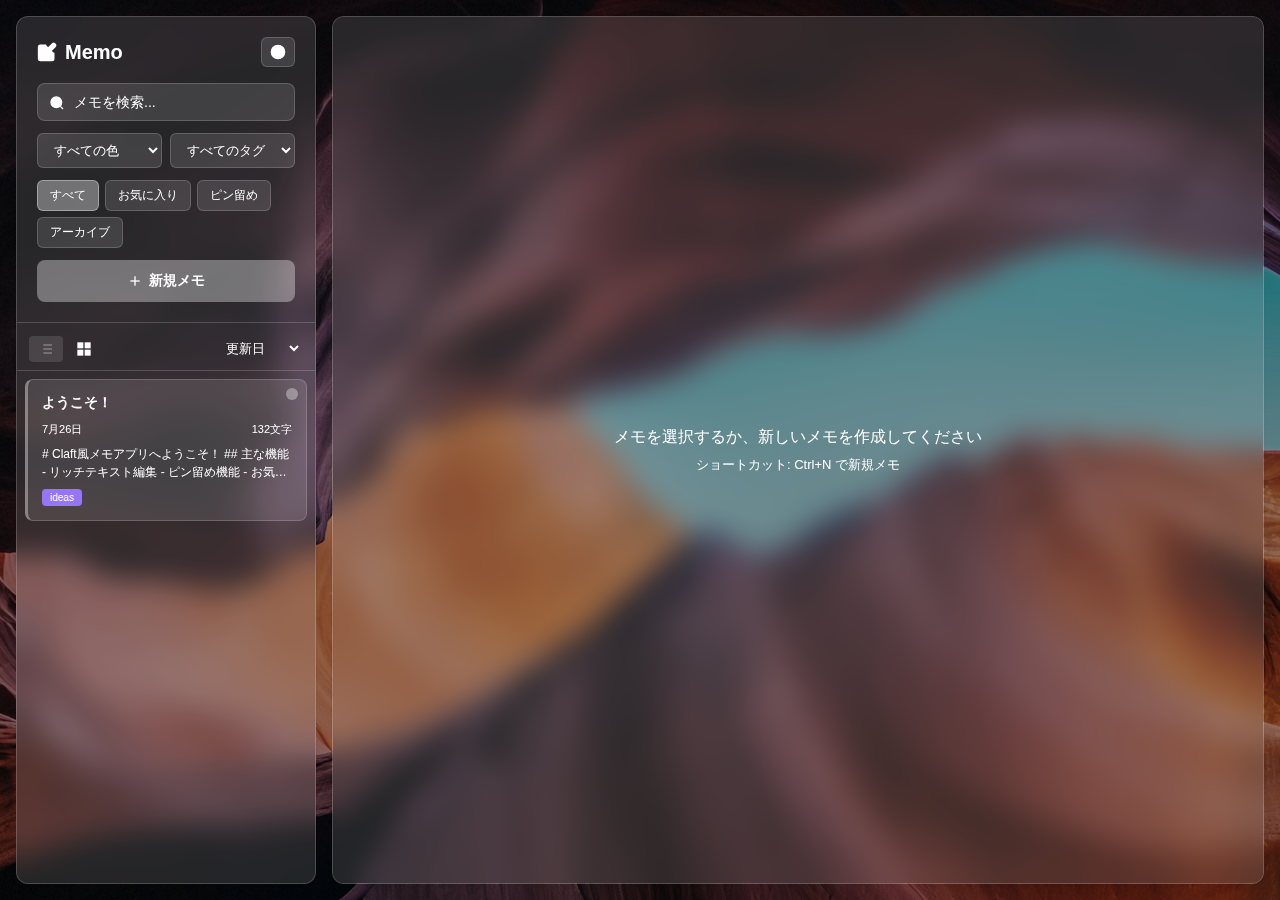
<file: gattai.html>
<!DOCTYPE html>
<html lang="en">
<head>
  <meta charset="UTF-8">
  <meta name="viewport" content="width=device-width, initial-scale=1.0">
  <title>Memo-site</title>
  <style>
    * { margin: 0; padding: 0; box-sizing: border-box; }
html, body { width: 100%; height: 100%; overflow: hidden; }
.back-drop-filter{ width: 100%; height: 100%; background:rgba(0,0,0,0.4) }

:root {
    --bg-primary: rgba(255,255,255,0.12);
    --bg-secondary: rgba(255,255,255,0.12);
    --bg-tertiary: rgba(255,255,255,0.12);
    --text-primary: #ffffff;
    --text-secondary: #ffffff;
    --text-tertiary: #ffffff;
    --border-color: rgba(255, 255, 252, 0.18);
    --accent-blue: rgba(255,255,255,0.35);
    --accent-blue-light: rgba(255,255,255,0.5);
    --accent-red: #fa5252;
    --accent-orange: #fd7e14;
    --accent-yellow: #fab005;
    --accent-green: #40c057;
    --accent-purple: #9775fa;
    --accent-pink: #f06595;
    --shadow-sm: 0 1px 3px rgba(0, 0, 0, 0.05);
    --shadow-md: 0 4px 6px rgba(0, 0, 0, 0.07);
    --shadow-lg: 0 10px 15px rgba(0, 0, 0, 0.1);
    --hover-bg: rgba(0, 0, 0, 0.03);
}

body {
    font-family: -apple-system, BlinkMacSystemFont, 'Segoe UI', 'Roboto', 'Helvetica Neue', sans-serif;
    background-image:url("./ashim-d-silva-WeYamle9fDM-unsplash.jpg") ;
    min-height: 100vh;
    overflow: hidden;
    transition: background 0.3s;
    color: var(--text-primary);
}

.container {
    display: flex;
    height: 100vh;
    padding: 16px;
    gap: 16px;
}

.icon {
    width: 16px;
    height: 16px;
    display: inline-block;
    vertical-align: middle;
}

.icon-lg {
    width: 20px;
    height: 20px;
}

.icon-xl {
    width: 48px;
    height: 48px;
}

.sidebar {
    width: 300px;
    background: var(--bg-secondary);
    backdrop-filter: blur(15px);
    border-radius: 12px;
    border: 1px solid var(--border-color);
    box-shadow: var(--shadow-sm);
    display: flex;
    flex-direction: column;
    overflow: hidden;
}

.sidebar-header {
    padding: 20px;
    border-bottom: 1px solid var(--border-color);
}

.app-title {
    display: flex;
    justify-content: space-between;
    align-items: center;
    margin-bottom: 16px;
}

.app-title h1 {
    color: var(--text-primary);
    font-size: 20px;
    font-weight: 700;
    display: flex;
    align-items: center;
    gap: 8px;
}

.settings-btns {
    display: flex;
    gap: 6px;
}

.icon-btn {
    background: var(--bg-tertiary);
    border: 1px solid var(--border-color);
    border-radius: 6px;
    color: var(--text-secondary);
    cursor: pointer;
    padding: 6px 8px;
    transition: all 0.2s;
    display: flex;
    align-items: center;
    justify-content: center;
}

.icon-btn:hover {
    background: var(--hover-bg);
    color: var(--text-primary);
}

.icon-btn svg {
    fill: currentColor;
}

.search-box {
    width: 100%;
    padding: 10px 12px 10px 36px;
    background: var(--bg-tertiary);
    border: 1px solid var(--border-color);
    border-radius: 8px;
    color: var(--text-primary);
    font-size: 14px;
    outline: none;
    transition: all 0.2s;
    margin-bottom: 12px;
    position: relative;
}

.color-select option {
    color: grey;
}

.tag-select option {
    color: grey;
}

.filter-select {
    flex: 1;
    padding: 8px 12px;
    background: var(--bg-tertiary);
    border: 1px solid var(--border-color);
    border-radius: 6px;
    color: var(--text-primary);
    font-size: 13px;
    cursor: pointer;
    outline: none;
}

.filter-select option {
    color: grey;
}

.filter-row {
    display: flex;
    gap: 8px;
    margin-bottom: 12px;
}

.search-wrapper {
    position: relative;
}

.search-icon {
    position: absolute;
    left: 12px;
    top: 40%;
    transform: translateY(-50%);
    pointer-events: none;
    color: var(--text-tertiary);
}

.search-box::placeholder {
    color: var(--text-tertiary);
}

.search-box:focus {
    border-color: var(--accent-blue);
    box-shadow: 0 0 0 3px rgba(76, 110, 245, 0.1);
}

.filter-tabs {
    display: flex;
    gap: 6px;
    margin-top: 12px;
    flex-wrap: wrap;
}

.filter-tab {
    padding: 6px 12px;
    background: var(--bg-tertiary);
    border: 1px solid var(--border-color);
    border-radius: 6px;
    color: var(--text-secondary);
    font-size: 12px;
    cursor: pointer;
    transition: all 0.2s;
}

.filter-tab:hover {
    background: var(--hover-bg);
    color: var(--text-primary);
}

.filter-tab.active {
    background: var(--accent-blue);
    color: white;
    border-color: var(--accent-blue);
}

.new-memo-btn {
    width: 100%;
    padding: 12px;
    margin-top: 12px;
    background: var(--accent-blue);
    border: none;
    border-radius: 8px;
    color: white;
    font-size: 14px;
    font-weight: 600;
    cursor: pointer;
    transition: all 0.2s;
    display: flex;
    align-items: center;
    justify-content: center;
    gap: 6px;
}

.new-memo-btn:hover {
    background: var(--accent-blue-light);
    box-shadow: var(--shadow-md);
}

.toolbar {
    display: flex;
    justify-content: space-between;
    align-items: center;
    padding: 12px 12px 8px;
    border-bottom: 1px solid var(--border-color);
}

.view-controls, .sort-controls {
    display: flex;
    gap: 4px;
}

.control-btn {
    background: transparent;
    border: 1px solid transparent;
    border-radius: 4px;
    color: var(--text-secondary);
    cursor: pointer;
    font-size: 13px;
    padding: 4px 8px;
    transition: all 0.2s;
    display: flex;
    align-items: center;
    gap: 4px;
}

.control-btn option {
    color: grey;
}

.control-btn:hover {
    background: var(--hover-bg);
    color: var(--text-primary);
}

.control-btn.active {
    background: var(--bg-tertiary);
    color: var(--accent-blue);
}

.memo-list {
    flex: 1;
    overflow-y: auto;
    padding: 8px;
}

.memo-list.grid-view {
    display: grid;
    grid-template-columns: repeat(auto-fill, minmax(130px, 1fr));
    gap: 8px;
}

.memo-item {
    padding: 14px;
    margin-bottom: 6px;
    background: var(--bg-tertiary);
    border: 1px solid var(--border-color);
    border-radius: 8px;
    cursor: pointer;
    transition: all 0.2s;
    position: relative;
}

.memo-list.grid-view .memo-item {
    margin-bottom: 0;
    aspect-ratio: 1;
    display: flex;
    flex-direction: column;
}

.memo-item.pinned::before {
    content: '';
    position: absolute;
    top: 8px;
    right: 8px;
    width: 12px;
    height: 12px;
    background: var(--accent-blue);
    border-radius: 50%;
}

.memo-item:hover {
    background: var(--hover-bg);
    box-shadow: var(--shadow-sm);
}

.memo-item.active {
    background: var(--hover-bg);
    border-color: var(--accent-blue);
}

.memo-item[data-color="red"] { border-left: 3px solid var(--accent-red); }
.memo-item[data-color="orange"] { border-left: 3px solid var(--accent-orange); }
.memo-item[data-color="yellow"] { border-left: 3px solid var(--accent-yellow); }
.memo-item[data-color="green"] { border-left: 3px solid var(--accent-green); }
.memo-item[data-color="blue"] { border-left: 3px solid var(--accent-blue); }
.memo-item[data-color="purple"] { border-left: 3px solid var(--accent-purple); }
.memo-item[data-color="pink"] { border-left: 3px solid var(--accent-pink); }

.memo-item-header {
    display: flex;
    justify-content: space-between;
    align-items: flex-start;
    margin-bottom: 8px;
    gap: 8px;
}

.memo-item-title {
    color: var(--text-primary);
    font-weight: 600;
    font-size: 14px;
    overflow: hidden;
    text-overflow: ellipsis;
    white-space: nowrap;
    flex: 1;
}

.memo-item-actions {
    display: flex;
    gap: 4px;
    flex-shrink: 0;
    opacity: 0;
    transition: opacity 0.2s;
}

.memo-item:hover .memo-item-actions {
    opacity: 1;
}

.memo-action-btn {
    background: none;
    border: none;
    color: var(--text-tertiary);
    cursor: pointer;
    padding: 2px;
    transition: all 0.2s;
    display: flex;
    align-items: center;
}

.memo-action-btn:hover {
    color: var(--text-primary);
    transform: scale(1.1);
}

.memo-action-btn.favorite.active {
    color: var(--accent-yellow);
}

.memo-action-btn.pinned.active {
    color: var(--accent-blue);
}

.memo-action-btn svg {
    fill: currentColor;
}

.memo-item-preview {
    color: var(--text-secondary);
    font-size: 12px;
    overflow: hidden;
    text-overflow: ellipsis;
    display: -webkit-box;
    -webkit-line-clamp: 2;
    -webkit-box-orient: vertical;
    margin-bottom: 8px;
    line-height: 1.5;
    flex: 1;
}

.memo-item-meta {
    display: flex;
    justify-content: space-between;
    align-items: center;
    font-size: 11px;
    color: var(--text-tertiary);
    margin-bottom: 8px;
}

.memo-item-tags {
    display: flex;
    flex-wrap: wrap;
    gap: 4px;
}

.tag {
    padding: 3px 8px;
    border-radius: 4px;
    font-size: 10px;
    font-weight: 500;
    color: white;
    display: flex;
    align-items: center;
    gap: 4px;
}

.tag-remove {
    cursor: pointer;
    opacity: 0.7;
    font-size: 14px;
    line-height: 1;
    font-weight: 700;
}

.tag-remove:hover {
    opacity: 1;
}

.tag-work { background: var(--accent-blue); }
.tag-personal { background: var(--accent-pink); }
.tag-ideas { background: var(--accent-purple); }
.tag-todo { background: var(--accent-orange); }

.context-menu {
    position: fixed;
    background: var(--bg-secondary);
    border: 1px solid var(--border-color);
    border-radius: 8px;
    box-shadow: var(--shadow-lg);
    padding: 4px;
    z-index: 10000;
    display: none;
    min-width: 200px;
}

.context-menu.show {
    display: block;
}

.context-menu-item {
    padding: 10px 14px;
    cursor: pointer;
    border-radius: 4px;
    font-size: 14px;
    color: var(--text-primary);
    display: flex;
    align-items: center;
    gap: 10px;
    transition: all 0.2s;
}

.context-menu-item svg {
    fill: currentColor;
}

.context-menu-item:hover {
    background: var(--hover-bg);
}

.context-menu-item.danger {
    color: var(--accent-red);
}

.context-menu-divider {
    height: 1px;
    background: var(--border-color);
    margin: 4px 0;
}

.context-menu-submenu {
    position: relative;
}

.context-submenu {
    position: absolute;
    left: 100%;
    top: 0;
    background: var(--bg-secondary);
    border: 1px solid var(--border-color);
    border-radius: 8px;
    box-shadow: var(--shadow-lg);
    padding: 4px;
    display: none;
    min-width: 150px;
}

.context-menu-submenu:hover .context-submenu {
    display: block;
}

.color-dot {
    width: 16px;
    height: 16px;
    border-radius: 50%;
    border: 2px solid var(--bg-secondary);
}

.main-editor {
    flex: 1;
    background: var(--bg-secondary);
    border-radius: 12px;
    border: 1px solid var(--border-color);
    box-shadow: var(--shadow-sm);
    display: flex;
    flex-direction: column;
    overflow: hidden;
}

.editor-header {
    padding: 20px;
    border-bottom: 1px solid var(--border-color);
}

.editor-title {
    width: 100%;
    padding: 8px 0;
    background: none;
    border: none;
    color: var(--text-primary);
    font-size: 24px;
    font-weight: 700;
    outline: none;
    margin-bottom: 12px;
}

.editor-title::placeholder {
    color: var(--text-tertiary);
}

.editor-toolbar {
    display: flex;
    gap: 12px;
    align-items: center;
    flex-wrap: wrap;
    margin-bottom: 12px;
}

.toolbar-group {
    display: flex;
    gap: 8px;
    align-items: center;
}

.toolbar-divider {
    width: 1px;
    height: 24px;
    background: var(--border-color);
}

.tag-select, .color-select {
    padding: 6px 12px;
    background: var(--bg-tertiary);
    border: 1px solid var(--border-color);
    border-radius: 6px;
    color: var(--text-primary);
    font-size: 13px;
    cursor: pointer;
    outline: none;
}

.tag-select:focus, .color-select:focus {
    border-color: var(--accent-blue);
}

.editor-stats {
    display: flex;
    gap: 16px;
    font-size: 12px;
    color: var(--text-tertiary);
}

.editor-tabs {
    display: flex;
    gap: 4px;
    margin-bottom: 16px;
}

.editor-tab {
    padding: 6px 14px;
    background: transparent;
    border: 1px solid transparent;
    border-radius: 6px;
    color: var(--text-secondary);
    font-size: 13px;
    cursor: pointer;
    transition: all 0.2s;
    display: flex;
    align-items: center;
    gap: 6px;
}

.editor-tab:hover {
    background: var(--hover-bg);
    color: var(--text-primary);
}

.editor-tab.active {
    background: var(--bg-tertiary);
    color: var(--accent-blue);
    border-color: var(--border-color);
}

.editor-tab svg {
    fill: currentColor;
}

.editor-content {
    flex: 1;
    padding: 20px;
    overflow-y: auto;
    display: flex;
    flex-direction: column;
}

.editor-textarea {
    width: 100%;
    min-height: 100%;
    background: none;
    border: none;
    color: var(--text-primary);
    font-size: 15px;
    line-height: 1.8;
    outline: none;
    resize: none;
    font-family: inherit;
    word-wrap: break-word;
    overflow-wrap: break-word;
}

.editor-textarea::placeholder {
    color: var(--text-tertiary);
}

.markdown-preview {
    color: var(--text-primary);
    line-height: 1.8;
    word-wrap: break-word;
    overflow-wrap: break-word;
    white-space: pre-wrap;
}

.markdown-preview h1, .markdown-preview h2, .markdown-preview h3 {
    margin-top: 1em;
    margin-bottom: 0.5em;
    word-wrap: break-word;
}

.markdown-preview p {
    margin-bottom: 1em;
    word-wrap: break-word;
    overflow-wrap: break-word;
}

.markdown-preview code {
    background: var(--bg-tertiary);
    padding: 2px 6px;
    border-radius: 4px;
    font-family: monospace;
    word-wrap: break-word;
}

.markdown-preview pre {
    background: var(--bg-tertiary);
    padding: 12px;
    border-radius: 8px;
    overflow-x: auto;
    margin-bottom: 1em;
    word-wrap: break-word;
}

.markdown-preview ul, .markdown-preview ol {
    margin-left: 2em;
    margin-bottom: 1em;
}

.markdown-preview a {
    color: var(--accent-blue-light);
    text-decoration: underline;
    word-wrap: break-word;
    overflow-wrap: break-word;
}

.markdown-preview img {
    max-width: 100%;
    height: auto;
    border-radius: 8px;
    margin: 1em 0;
}

.markdown-preview hr {
    border: none;
    border-top: 2px solid var(--border-color);
    margin: 2em 0;
}

.memo-date {
    display: inline-block;
    padding: 4px 8px;
    background: var(--bg-tertiary);
    border: 1px solid var(--border-color);
    border-radius: 4px;
    font-size: 13px;
    color: var(--text-secondary);
    margin: 0.2em 0;
}

.empty-state {
    display: flex;
    flex-direction: column;
    align-items: center;
    justify-content: center;
    height: 100%;
    color: var(--text-tertiary);
    text-align: center;
    padding: 40px;
    backdrop-filter:blur(15px);
}

.empty-state-icon {
    margin-bottom: 16px;
    color: var(--text-tertiary);
}

.empty-state-text {
    font-size: 16px;
    font-weight: 500;
    color: var(--text-secondary);
}

.empty-state-hint {
    font-size: 13px;
    margin-top: 8px;
}

.modal {
    display: none;
    position: fixed;
    top: 0;
    left: 0;
    width: 100%;
    height: 100%;
    background: rgba(0, 0, 0, 0.4);
    z-index: 1000;
    align-items: center;
    justify-content: center;
}

.modal.show {
    display: flex;
}

.modal-content {
    background: var(--bg-secondary);
    border-radius: 12px;
    border: 1px solid var(--border-color);
    padding: 24px;
    max-width: 500px;
    width: 90%;
    max-height: 80vh;
    overflow-y: auto;
    box-shadow: var(--shadow-lg);
}

.modal-header {
    margin-bottom: 20px;
}

.modal-title {
    color: var(--text-primary);
    font-size: 20px;
    font-weight: 700;
}

.modal-body {
    color: var(--text-secondary);
    line-height: 1.6;
}

.modal-footer {
    display: flex;
    gap: 12px;
    justify-content: flex-end;
    margin-top: 24px;
}

.btn {
    padding: 8px 16px;
    border: none;
    border-radius: 6px;
    font-size: 14px;
    font-weight: 600;
    cursor: pointer;
    transition: all 0.2s;
}

.btn-primary {
    background: var(--accent-blue);
    color: white;
}

.btn-primary:hover {
    background: var(--accent-blue-light);
}

.btn-secondary {
    background: var(--bg-tertiary);
    border: 1px solid var(--border-color);
    color: var(--text-primary);
}

.btn-secondary:hover {
    background: var(--hover-bg);
}

.shortcut-list {
    display: grid;
    gap: 10px;
}

.shortcut-item {
    display: flex;
    justify-content: space-between;
    padding: 10px;
    background: var(--bg-tertiary);
    border-radius: 6px;
}

.shortcut-key {
    background: var(--bg-secondary);
    border: 1px solid var(--border-color);
    padding: 3px 8px;
    border-radius: 4px;
    font-family: monospace;
    font-size: 12px;
}

::-webkit-scrollbar {
    width: 8px;
    height: 8px;
}

::-webkit-scrollbar-track {
    background: var(--bg-tertiary);
}

::-webkit-scrollbar-thumb {
    background: var(--border-color);
    border-radius: 4px;
}

::-webkit-scrollbar-thumb:hover {
    background: var(--text-tertiary);
}

.toast {
    position: fixed;
    bottom: 20px;
    right: 20px;
    background: var(--bg-secondary);
    border: 1px solid var(--border-color);
    border-radius: 8px;
    padding: 12px 20px;
    color: var(--text-primary);
    box-shadow: var(--shadow-lg);
    transform: translateY(100px);
    opacity: 0;
    transition: all 0.3s;
    z-index: 2000;
}

.toast.show {
    transform: translateY(0);
    opacity: 1;
}

.file-input-hidden {
    display: none;
}

@media (max-width: 768px) {
    .container {
        flex-direction: column;
    }
    
    .sidebar {
        width: 100%;
        max-height: 40vh;
    }
}
  </style>
</head>
<body>
    <div class="back-drop-filter">
          <div class="container">
        <aside class="sidebar">
            <div class="sidebar-header">
                <div class="app-title">
                    <h1>
                        <svg class="icon-lg" viewBox="0 0 24 24" fill="white" stroke="currentColor" stroke-width="2">
                            <path d="M11 4H4a2 2 0 0 0-2 2v14a2 2 0 0 0 2 2h14a2 2 0 0 0 2-2v-7"/>
                            <path d="M18.5 2.5a2.121 2.121 0 0 1 3 3L12 15l-4 1 1-4 9.5-9.5z"/>
                        </svg>
                        Memo
                    </h1>
                    <div class="settings-btns">
                        <button class="icon-btn" id="helpBtn" title="ヘルプ">
                            <svg class="icon" viewBox="0 0 24 24" fill="white" stroke="currentColor" stroke-width="2">
                                <circle cx="12" cy="12" r="10"/>
                                <path d="M9.09 9a3 3 0 0 1 5.83 1c0 2-3 3-3 3"/>
                                <line x1="12" y1="17" x2="12.01" y2="17"/>
                            </svg>
                        </button>
                    </div>
                </div>
                <div class="search-wrapper">
                    <svg class="icon search-icon" viewBox="0 0 24 24" fill="white" stroke="currentColor" stroke-width="2">
                        <circle cx="11" cy="11" r="8"/>
                        <path d="m21 21-4.35-4.35"/>
                    </svg>
                    <input type="text" class="search-box" id="searchBox" placeholder="メモを検索...">
                </div>
                <div class="filter-row">
                    <select class="filter-select" id="colorFilter">
                        <option value="">すべての色</option>
                        <option value="red">赤</option>
                        <option value="orange">オレンジ</option>
                        <option value="yellow">黄色</option>
                        <option value="green">緑</option>
                        <option value="blue">青</option>
                        <option value="purple">紫</option>
                        <option value="pink">ピンク</option>
                    </select>
                    <select class="filter-select" id="tagFilter">
                        <option value="">すべてのタグ</option>
                        <option value="work">work</option>
                        <option value="personal">personal</option>
                        <option value="ideas">ideas</option>
                        <option value="todo">todo</option>
                    </select>
                </div>
                <div class="filter-tabs">
                    <button class="filter-tab active" data-filter="all">すべて</button>
                    <button class="filter-tab" data-filter="favorites">お気に入り</button>
                    <button class="filter-tab" data-filter="pinned">ピン留め</button>
                    <button class="filter-tab" data-filter="archived">アーカイブ</button>
                </div>
                <button class="new-memo-btn" id="newMemoBtn">
                    <svg class="icon" viewBox="0 0 24 24" fill="white" stroke="currentColor" stroke-width="2">
                        <line x1="12" y1="5" x2="12" y2="19"/>
                        <line x1="5" y1="12" x2="19" y2="12"/>
                    </svg>
                    新規メモ
                </button>
            </div>
            <div class="toolbar">
                <div class="view-controls">
                    <button class="control-btn active" data-view="list" title="リスト表示">
                        <svg class="icon" viewBox="0 0 24 24" fill="white" stroke="currentColor" stroke-width="2">
                            <line x1="8" y1="6" x2="21" y2="6"/>
                            <line x1="8" y1="12" x2="21" y2="12"/>
                            <line x1="8" y1="18" x2="21" y2="18"/>
                            <line x1="3" y1="6" x2="3.01" y2="6"/>
                            <line x1="3" y1="12" x2="3.01" y2="12"/>
                            <line x1="3" y1="18" x2="3.01" y2="18"/>
                        </svg>
                    </button>
                    <button class="control-btn" data-view="grid" title="グリッド表示">
                        <svg class="icon" viewBox="0 0 24 24" fill="white" stroke="currentColor" stroke-width="2">
                            <rect x="3" y="3" width="7" height="7"/>
                            <rect x="14" y="3" width="7" height="7"/>
                            <rect x="14" y="14" width="7" height="7"/>
                            <rect x="3" y="14" width="7" height="7"/>
                        </svg>
                    </button>
                </div>
                <div class="sort-controls">
                    <select class="control-btn" id="sortSelect">
                        <option value="updated">更新日</option>
                        <option value="created">作成日</option>
                        <option value="title">タイトル</option>
                    </select>
                </div>
            </div>
            <div class="memo-list" id="memoList"></div>
        </aside>

        <main class="main-editor" id="mainEditor">
            <div class="empty-state">
                <div class="empty-state-text">メモを選択するか、新しいメモを作成してください</div>
                <div class="empty-state-hint">ショートカット: Ctrl+N で新規メモ</div>
            </div>
        </main>
    </div>

    <div class="context-menu" id="contextMenu">
        <div class="context-menu-item" data-action="edit">
            <svg class="icon" viewBox="0 0 24 24" fill="white" stroke="currentColor" stroke-width="2">
                <path d="M11 4H4a2 2 0 0 0-2 2v14a2 2 0 0 0 2 2h14a2 2 0 0 0 2-2v-7"/>
                <path d="M18.5 2.5a2.121 2.121 0 0 1 3 3L12 15l-4 1 1-4 9.5-9.5z"/>
            </svg>
            編集
        </div>
        <div class="context-menu-item" data-action="duplicate">
            <svg class="icon" viewBox="0 0 24 24" fill="white" stroke="currentColor" stroke-width="2">
                <rect x="9" y="9" width="13" height="13" rx="2" ry="2"/>
                <path d="M5 15H4a2 2 0 0 1-2-2V4a2 2 0 0 1 2-2h9a2 2 0 0 1 2 2v1"/>
            </svg>
            複製
        </div>
        <div class="context-menu-divider"></div>
        <div class="context-menu-item" data-action="favorite">
            <svg class="icon" viewBox="0 0 24 24" fill="white" stroke="currentColor" stroke-width="2">
                <polygon points="12 2 15.09 8.26 22 9.27 17 14.14 18.18 21.02 12 17.77 5.82 21.02 7 14.14 2 9.27 8.91 8.26 12 2"/>
            </svg>
            お気に入り切替
        </div>
        <div class="context-menu-item" data-action="pin">
            <svg class="icon" viewBox="0 0 24 24" fill="white" stroke="currentColor" stroke-width="2">
                <path d="M21.44 11.05l-9.19 9.19a6 6 0 0 1-8.49-8.49l9.19-9.19a4 4 0 0 1 5.66 5.66l-9.2 9.19a2 2 0 0 1-2.83-2.83l8.49-8.48"/>
            </svg>
            ピン留め切替
        </div>
        <div class="context-menu-submenu">
            <div class="context-menu-item">
                <svg class="icon" viewBox="0 0 24 24" fill="white" stroke="currentColor" stroke-width="2">
                    <circle cx="13.5" cy="6.5" r=".5"/>
                    <circle cx="17.5" cy="10.5" r=".5"/>
                    <circle cx="8.5" cy="7.5" r=".5"/>
                    <circle cx="6.5" cy="12.5" r=".5"/>
                    <path d="M12 2C6.5 2 2 6.5 2 12s4.5 10 10 10c.926 0 1.648-.746 1.648-1.688 0-.437-.18-.835-.437-1.125-.29-.289-.438-.652-.438-1.125a1.64 1.64 0 0 1 1.668-1.668h1.996c3.051 0 5.555-2.503 5.555-5.554C21.965 6.012 17.461 2 12 2z"/>
                </svg>
                色を変更
            </div>
            <div class="context-submenu">
                <div class="context-menu-item" data-action="color" data-color="">
                    <div class="color-dot" style="background: var(--text-tertiary);"></div>
                    なし
                </div>
                <div class="context-menu-item" data-action="color" data-color="red">
                    <div class="color-dot" style="background: var(--accent-red);"></div>
                    赤
                </div>
                <div class="context-menu-item" data-action="color" data-color="orange">
                    <div class="color-dot" style="background: var(--accent-orange);"></div>
                    オレンジ
                </div>
                <div class="context-menu-item" data-action="color" data-color="yellow">
                    <div class="color-dot" style="background: var(--accent-yellow);"></div>
                    黄色
                </div>
                <div class="context-menu-item" data-action="color" data-color="green">
                    <div class="color-dot" style="background: var(--accent-green);"></div>
                    緑
                </div>
                <div class="context-menu-item" data-action="color" data-color="blue">
                    <div class="color-dot" style="background: var(--accent-blue);"></div>
                    青
                </div>
                <div class="context-menu-item" data-action="color" data-color="purple">
                    <div class="color-dot" style="background: var(--accent-purple);"></div>
                    紫
                </div>
                <div class="context-menu-item" data-action="color" data-color="pink">
                    <div class="color-dot" style="background: var(--accent-pink);"></div>
                    ピンク
                </div>
            </div>
        </div>
        <div class="context-menu-divider"></div>
        <div class="context-menu-item" data-action="archive">
            <svg class="icon" viewBox="0 0 24 24" fill="white" stroke="currentColor" stroke-width="2">
                <path d="M22 19a2 2 0 0 1-2 2H4a2 2 0 0 1-2-2V5a2 2 0 0 1 2-2h5l2 3h9a2 2 0 0 1 2 2z"/>
            </svg>
            アーカイブ
        </div>
        <div class="context-menu-item" data-action="export">
            <svg class="icon" viewBox="0 0 24 24" fill="white" stroke="currentColor" stroke-width="2">
                <path d="M21 15v4a2 2 0 0 1-2 2H5a2 2 0 0 1-2-2v-4"/>
                <polyline points="7 10 12 15 17 10"/>
                <line x1="12" y1="15" x2="12" y2="3"/>
            </svg>
            エクスポート
        </div>
        <div class="context-menu-divider"></div>
        <div class="context-menu-item danger" data-action="delete">
            <svg class="icon" viewBox="0 0 24 24" fill="white" stroke="currentColor" stroke-width="2">
                <polyline points="3 6 5 6 21 6"/>
                <path d="M19 6v14a2 2 0 0 1-2 2H7a2 2 0 0 1-2-2V6m3 0V4a2 2 0 0 1 2-2h4a2 2 0 0 1 2 2v2"/>
            </svg>
            削除
        </div>
    </div>

    <div class="modal" id="helpModal">
        <div class="modal-content">
            <div class="modal-header">
                <h2 class="modal-title">ショートカットキー</h2>
            </div>
            <div class="modal-body">
                <div class="shortcut-list">
                    <div class="shortcut-item">
                        <span>新規メモ</span>
                        <span class="shortcut-key">Ctrl+N</span>
                    </div>
                    <div class="shortcut-item">
                        <span>保存</span>
                        <span class="shortcut-key">Ctrl+S</span>
                    </div>
                    <div class="shortcut-item">
                        <span>検索</span>
                        <span class="shortcut-key">Ctrl+F</span>
                    </div>
                    <div class="shortcut-item">
                        <span>削除</span>
                        <span class="shortcut-key">Ctrl+D</span>
                    </div>
                    <div class="shortcut-item">
                        <span>お気に入り切替</span>
                        <span class="shortcut-key">Ctrl+B</span>
                    </div>
                    <div class="shortcut-item">
                        <span>ダークモード</span>
                        <span class="shortcut-key">Ctrl+Shift+D</span>
                    </div>
                    <div class="shortcut-item">
                        <span>右クリックメニュー</span>
                        <span class="shortcut-key">右クリック</span>
                    </div>
                </div>
            </div>
            <div class="modal-footer">
                <button class="btn btn-primary" id="closeHelpBtn">閉じる</button>
            </div>
        </div>
    </div>

    <div class="toast" id="toast"></div>
  </div>
  <script>
        const icons = {
    star: '<svg class="icon" viewBox="0 0 24 24" fill="white" stroke="currentColor" stroke-width="2"><polygon points="12 2 15.09 8.26 22 9.27 17 14.14 18.18 21.02 12 17.77 5.82 21.02 7 14.14 2 9.27 8.91 8.26 12 2"/></svg>',
    pin: '<svg class="icon" viewBox="0 0 24 24" fill="white" stroke="currentColor" stroke-width="2"><path d="M21.44 11.05l-9.19 9.19a6 6 0 0 1-8.49-8.49l9.19-9.19a4 4 0 0 1 5.66 5.66l-9.2 9.19a2 2 0 0 1-2.83-2.83l8.49-8.48"/></svg>',
    trash: '<svg class="icon" viewBox="0 0 24 24" fill="white" stroke="currentColor" stroke-width="2"><polyline points="3 6 5 6 21 6"/><path d="M19 6v14a2 2 0 0 1-2 2H7a2 2 0 0 1-2-2V6m3 0V4a2 2 0 0 1 2-2h4a2 2 0 0 1 2 2v2"/></svg>'
};

let memos = [];
let currentMemoId = null;
let nextId = 1;
let currentFilter = 'all';
let currentView = 'list';
let currentSort = 'updated';
let currentEditorMode = 'edit';
let contextMenuMemoId = null;
let currentColorFilter = '';
let currentTagFilter = '';

function escapeHtml(text) {
    const div = document.createElement('div');
    div.textContent = text;
    return div.innerHTML;
}

function initData() {
    try {
        const storedData = localStorage.getItem('memos-data');
        if (storedData) {
            memos = JSON.parse(storedData);
            nextId = Math.max(...memos.map(m => m.id), 0) + 1;
            return;
        }
    } catch (e) {
        console.log('Loading from localStorage failed, using default data');
    }
    
    memos = [
        {
            id: nextId++,
            title: 'ようこそ！',
            content: '# Claft風メモアプリへようこそ！\n\n## 主な機能\n\n- リッチテキスト編集\n- ピン留め機能\n- お気に入り\n- 色分け\n- 右クリックメニュー\n- タグ削除機能\n- localStorageでデータ永続化\n\n**右クリック**でメモの操作メニューを表示！',
            tags: ['ideas'],
            favorite: false,
            pinned: true,
            archived: false,
            color: 'blue',
            createdAt: new Date().toISOString(),
            updatedAt: new Date().toISOString()
        }
    ];
    saveToStorage();
}

function saveToStorage() {
    try {
        localStorage.setItem('memos-data', JSON.stringify(memos));
    } catch (e) {
        console.error('Failed to save to localStorage:', e);
    }
}

const searchBox = document.getElementById('searchBox');
const newMemoBtn = document.getElementById('newMemoBtn');
const memoList = document.getElementById('memoList');
const mainEditor = document.getElementById('mainEditor');
const helpBtn = document.getElementById('helpBtn');
const helpModal = document.getElementById('helpModal');
const closeHelpBtn = document.getElementById('closeHelpBtn');
const sortSelect = document.getElementById('sortSelect');
const contextMenu = document.getElementById('contextMenu');
const colorFilter = document.getElementById('colorFilter');
const tagFilter = document.getElementById('tagFilter');

function showToast(message) {
    const toast = document.getElementById('toast');
    toast.textContent = message;
    toast.classList.add('show');
    setTimeout(() => toast.classList.remove('show'), 3000);
}

function getFilteredMemos(filter = '') {
    let filtered = memos.filter(memo => {
        const matchesSearch = memo.title.toLowerCase().includes(filter.toLowerCase()) ||
                            memo.content.toLowerCase().includes(filter.toLowerCase());
        const matchesFilter = 
            (currentFilter === 'all' && !memo.archived) ||
            (currentFilter === 'favorites' && memo.favorite && !memo.archived) ||
            (currentFilter === 'pinned' && memo.pinned && !memo.archived) ||
            (currentFilter === 'archived' && memo.archived);
        const matchesColor = !currentColorFilter || memo.color === currentColorFilter;
        const matchesTag = !currentTagFilter || memo.tags.includes(currentTagFilter);
        return matchesSearch && matchesFilter && matchesColor && matchesTag;
    });

    filtered.sort((a, b) => {
        if (a.pinned && !b.pinned) return -1;
        if (!a.pinned && b.pinned) return 1;
        
        if (currentSort === 'updated') {
            return new Date(b.updatedAt) - new Date(a.updatedAt);
        } else if (currentSort === 'created') {
            return new Date(b.createdAt) - new Date(a.createdAt);
        } else if (currentSort === 'title') {
            return a.title.localeCompare(b.title);
        }
    });

    return filtered;
}

function renderMemoList(filter = '') {
    const filteredMemos = getFilteredMemos(filter);
    memoList.className = currentView === 'grid' ? 'memo-list grid-view' : 'memo-list';

    memoList.innerHTML = filteredMemos.map(memo => {
        const date = new Date(memo.updatedAt);
        const dateStr = date.toLocaleDateString('ja-JP', { month: 'short', day: 'numeric' });
        const safeTitle = escapeHtml(memo.title || '無題のメモ');
        const safeContent = escapeHtml(memo.content.substring(0, 100) || 'メモを書く...');
        
        return `
            <div class="memo-item ${currentMemoId === memo.id ? 'active' : ''} ${memo.pinned ? 'pinned' : ''}" 
                 data-id="${memo.id}" data-color="${memo.color || ''}">
                <div class="memo-item-header">
                    <div class="memo-item-title">${safeTitle}</div>
                    <div class="memo-item-actions">
                        <button class="memo-action-btn pinned ${memo.pinned ? 'active' : ''}" data-id="${memo.id}" title="ピン留め">${icons.pin}</button>
                        <button class="memo-action-btn favorite ${memo.favorite ? 'active' : ''}" data-id="${memo.id}" title="お気に入り">${icons.star}</button>
                        <button class="memo-action-btn delete" data-id="${memo.id}" title="削除">${icons.trash}</button>
                    </div>
                </div>
                <div class="memo-item-meta">
                    <span>${dateStr}</span>
                    <span>${memo.content.length}文字</span>
                </div>
                <div class="memo-item-preview">${safeContent}</div>
                <div class="memo-item-tags">
                    ${memo.tags.map(tag => `<span class="tag tag-${tag}">${tag}</span>`).join('')}
                </div>
            </div>
        `;
    }).join('');

    attachMemoListeners();
}

function attachMemoListeners() {
    document.querySelectorAll('.memo-item').forEach(item => {
        item.addEventListener('click', (e) => {
            if (!e.target.closest('.memo-action-btn')) {
                selectMemo(parseInt(item.dataset.id));
            }
        });

        item.addEventListener('contextmenu', (e) => {
            e.preventDefault();
            contextMenuMemoId = parseInt(item.dataset.id);
            showContextMenu(e.clientX, e.clientY);
        });
    });

    document.querySelectorAll('.pinned').forEach(btn => {
        btn.addEventListener('click', (e) => {
            e.stopPropagation();
            togglePin(parseInt(btn.dataset.id));
        });
    });

    document.querySelectorAll('.favorite').forEach(btn => {
        btn.addEventListener('click', (e) => {
            e.stopPropagation();
            toggleFavorite(parseInt(btn.dataset.id));
        });
    });

    document.querySelectorAll('.delete').forEach(btn => {
        btn.addEventListener('click', (e) => {
            e.stopPropagation();
            deleteMemo(parseInt(btn.dataset.id));
        });
    });
}

function showContextMenu(x, y) {
    contextMenu.style.left = x + 'px';
    contextMenu.style.top = y + 'px';
    contextMenu.classList.add('show');

    setTimeout(() => {
        const rect = contextMenu.getBoundingClientRect();
        if (rect.right > window.innerWidth) {
            contextMenu.style.left = (x - rect.width) + 'px';
        }
        if (rect.bottom > window.innerHeight) {
            contextMenu.style.top = (y - rect.height) + 'px';
        }
    }, 0);
}

function hideContextMenu() {
    contextMenu.classList.remove('show');
    contextMenuMemoId = null;
}

document.querySelectorAll('.context-menu-item[data-action]').forEach(item => {
    item.addEventListener('click', (e) => {
        e.stopPropagation();
        const action = item.dataset.action;
        const color = item.dataset.color;

        if (!contextMenuMemoId) return;

        switch(action) {
            case 'edit':
                selectMemo(contextMenuMemoId);
                break;
            case 'duplicate':
                duplicateMemo(contextMenuMemoId);
                break;
            case 'favorite':
                toggleFavorite(contextMenuMemoId);
                break;
            case 'pin':
                togglePin(contextMenuMemoId);
                break;
            case 'color':
                changeColor(contextMenuMemoId, color);
                break;
            case 'archive':
                toggleArchive(contextMenuMemoId);
                break;
            case 'export':
                exportMemo(contextMenuMemoId);
                break;
            case 'delete':
                deleteMemo(contextMenuMemoId);
                break;
        }

        hideContextMenu();
    });
});

document.addEventListener('click', hideContextMenu);
contextMenu.addEventListener('click', (e) => e.stopPropagation());

function parseMarkdown(text) {
    let html = text
        .replace(/!\[([^\]]*)\]\(data:image\/[^;]+;base64,[^\)]+\)/g, (match) => {
            return `<img src="${match.match(/\((data:image[^\)]+)\)/)[1]}" alt="uploaded image">`;
        })
        .replace(/\[([^\]]+)\]\(([^\)]+)\)/g, '<a href="$2" target="_blank">$1</a>')
        .replace(/^# (.*$)/gm, '<h1>$1</h1>')
        .replace(/^## (.*$)/gm, '<h2>$1</h2>')
        .replace(/^### (.*$)/gm, '<h3>$1</h3>')
        .replace(/\*\*(.*?)\*\*/g, '<strong>$1</strong>')
        .replace(/\*(.*?)\*/g, '<em>$1</em>')
        .replace(/`(.*?)`/g, '<code>$1</code>')
        .replace(/^---$/gm, '<hr>')
        .replace(/@date\(([^\)]+)\)/g, '<span class="memo-date">$1</span>')
        .replace(/^- (.*$)/gm, '<li>$1</li>')
        .replace(/(<li>.*<\/li>)/s, '<ul>$1</ul>')
        .replace(/\n\n/g, '</p><p>')
        .replace(/^(?!<[hul])/gm, '<p>')
        .replace(/(?<![>])$/gm, '</p>');
    
    return html;
}

function renderEditor(memoId) {
    const memo = memos.find(m => m.id === memoId);
    if (!memo) {
        mainEditor.innerHTML = `
            <div class="empty-state">
                <div class="empty-state-text">メモを選択するか、新しいメモを作成してください</div>
                <div class="empty-state-hint">ショートカット: Ctrl+N で新規メモ</div>
            </div>
        `;
        return;
    }

    const stats = {
        chars: memo.content.length,
        words: memo.content.split(/\s+/).filter(w => w).length,
        lines: memo.content.split('\n').length
    };

    const safeTitle = escapeHtml(memo.title);
    const safeContent = escapeHtml(memo.content);

    mainEditor.innerHTML = `
        <div class="editor-header">
            <input type="text" class="editor-title" id="editorTitle" placeholder="タイトルを入力..." value="${safeTitle}">
            <div class="editor-tabs">
                <button class="editor-tab active" data-mode="edit">
                    <svg class="icon" viewBox="0 0 24 24" fill="white" stroke="currentColor" stroke-width="2">
                        <path d="M11 4H4a2 2 0 0 0-2 2v14a2 2 0 0 0 2 2h14a2 2 0 0 0 2-2v-7"/>
                        <path d="M18.5 2.5a2.121 2.121 0 0 1 3 3L12 15l-4 1 1-4 9.5-9.5z"/>
                    </svg>
                    編集
                </button>
                <button class="editor-tab" data-mode="preview">
                    <svg class="icon" viewBox="0 0 24 24" fill="white" stroke="currentColor" stroke-width="2">
                        <path d="M1 12s4-8 11-8 11 8 11 8-4 8-11 8-11-8-11-8z"/>
                        <circle cx="12" cy="12" r="3"/>
                    </svg>
                    プレビュー
                </button>
            </div>
            <div class="editor-toolbar">
                <div class="toolbar-group">
                    <button class="icon-btn" id="uploadBtn" title="画像をアップロード">
                        <svg class="icon" viewBox="0 0 24 24" fill="white" stroke="currentColor" stroke-width="2">
                            <rect x="3" y="3" width="18" height="18" rx="2" ry="2"/>
                            <circle cx="8.5" cy="8.5" r="1.5"/>
                            <polyline points="21 15 16 10 5 21"/>
                        </svg>
                    </button>
                    <input type="file" id="fileInput" class="file-input-hidden" accept="image/*">
                    <button class="icon-btn" id="linkBtn" title="リンクを挿入">
                        <svg class="icon" viewBox="0 0 24 24" fill="white" stroke="currentColor" stroke-width="2">
                            <path d="M10 13a5 5 0 0 0 7.54.54l3-3a5 5 0 0 0-7.07-7.07l-1.72 1.71"/>
                            <path d="M14 11a5 5 0 0 0-7.54-.54l-3 3a5 5 0 0 0 7.07 7.07l1.71-1.71"/>
                        </svg>
                    </button>
                    <button class="icon-btn" id="dateBtn" title="日付を挿入">
                        <svg class="icon" viewBox="0 0 24 24" fill="white" stroke="currentColor" stroke-width="2">
                            <rect x="3" y="4" width="18" height="18" rx="2" ry="2"/>
                            <line x1="16" y1="2" x2="16" y2="6"/>
                            <line x1="8" y1="2" x2="8" y2="6"/>
                            <line x1="3" y1="10" x2="21" y2="10"/>
                        </svg>
                    </button>
                    <button class="icon-btn" id="lineBtn" title="ラインを挿入">
                        <svg class="icon" viewBox="0 0 24 24" fill="white" stroke="currentColor" stroke-width="2">
                            <line x1="3" y1="12" x2="21" y2="12"/>
                        </svg>
                    </button>
                </div>
                <div class="toolbar-divider"></div>
                <div class="toolbar-group">
                    <select class="tag-select" id="tagSelect">
                        <option value="">タグを追加...</option>
                        <option value="work">work</option>
                        <option value="personal">personal</option>
                        <option value="ideas">ideas</option>
                        <option value="todo">todo</option>
                    </select>
                    <div class="memo-item-tags" id="currentTags">
                        ${memo.tags.map(tag => `
                            <span class="tag tag-${tag}">
                                ${tag}
                                <span class="tag-remove" data-tag="${tag}">×</span>
                            </span>
                        `).join('')}
                    </div>
                </div>
                <div class="toolbar-divider"></div>
                <div class="toolbar-group">
                    <select class="color-select" id="colorSelect">
                        <option value="">色を選択...</option>
                        <option value="red">赤</option>
                        <option value="orange">オレンジ</option>
                        <option value="yellow">黄色</option>
                        <option value="green">緑</option>
                        <option value="blue">青</option>
                        <option value="purple">紫</option>
                        <option value="pink">ピンク</option>
                    </select>
                </div>
                <div class="toolbar-divider"></div>
                <div class="toolbar-group">
                    <button class="icon-btn" id="duplicateBtn" title="複製">
                        <svg class="icon" viewBox="0 0 24 24" fill="white" stroke="currentColor" stroke-width="2">
                            <rect x="9" y="9" width="13" height="13" rx="2" ry="2"/>
                            <path d="M5 15H4a2 2 0 0 1-2-2V4a2 2 0 0 1 2-2h9a2 2 0 0 1 2 2v1"/>
                        </svg>
                    </button>
                    <button class="icon-btn" id="exportBtn" title="エクスポート">
                        <svg class="icon" viewBox="0 0 24 24" fill="white" stroke="currentColor" stroke-width="2">
                            <path d="M21 15v4a2 2 0 0 1-2 2H5a2 2 0 0 1-2-2v-4"/>
                            <polyline points="7 10 12 15 17 10"/>
                            <line x1="12" y1="15" x2="12" y2="3"/>
                        </svg>
                    </button>
                    <button class="icon-btn" id="archiveBtn" title="${memo.archived ? 'アーカイブ解除' : 'アーカイブ'}">
                        <svg class="icon" viewBox="0 0 24 24" fill="white" stroke="currentColor" stroke-width="2">
                            <path d="M22 19a2 2 0 0 1-2 2H4a2 2 0 0 1-2-2V5a2 2 0 0 1 2-2h5l2 3h9a2 2 0 0 1 2 2z"/>
                        </svg>
                    </button>
                </div>
            </div>
            <div class="editor-stats">
                <span>${stats.chars} 文字</span>
                <span>${stats.words} 単語</span>
                <span>${stats.lines} 行</span>
            </div>
        </div>
        <div class="editor-content" id="editorContent">
            <textarea class="editor-textarea" id="editorTextarea" placeholder="ここにメモを書く...">${safeContent}</textarea>
        </div>
    `;

    attachEditorListeners(memo);
}

function attachEditorListeners(memo) {
    const titleInput = document.getElementById('editorTitle');
    const contentInput = document.getElementById('editorTextarea');
    const tagSelect = document.getElementById('tagSelect');
    const colorSelect = document.getElementById('colorSelect');
    const duplicateBtn = document.getElementById('duplicateBtn');
    const exportBtn = document.getElementById('exportBtn');
    const archiveBtn = document.getElementById('archiveBtn');
    const editorTabs = document.querySelectorAll('.editor-tab');
    const uploadBtn = document.getElementById('uploadBtn');
    const fileInput = document.getElementById('fileInput');
    const linkBtn = document.getElementById('linkBtn');
    const dateBtn = document.getElementById('dateBtn');
    const lineBtn = document.getElementById('lineBtn');

    if (memo.color) {
        colorSelect.value = memo.color;
    }

    titleInput.addEventListener('input', (e) => {
        memo.title = e.target.value;
        memo.updatedAt = new Date().toISOString();
        saveToStorage();
        renderMemoList(searchBox.value);
    });

    contentInput.addEventListener('input', (e) => {
        memo.content = e.target.value;
        memo.updatedAt = new Date().toISOString();
        saveToStorage();
        renderMemoList(searchBox.value);
        updateStats();
    });

    uploadBtn.addEventListener('click', () => {
        fileInput.click();
    });

    fileInput.addEventListener('change', (e) => {
        const file = e.target.files[0];
        if (file && file.type.startsWith('image/')) {
            const reader = new FileReader();
            reader.onload = (event) => {
                const base64 = event.target.result;
                const cursorPos = contentInput.selectionStart;
                const textBefore = contentInput.value.substring(0, cursorPos);
                const textAfter = contentInput.value.substring(cursorPos);
                contentInput.value = textBefore + `![uploaded image](${base64})` + textAfter;
                memo.content = contentInput.value;
                memo.updatedAt = new Date().toISOString();
                saveToStorage();
                renderMemoList(searchBox.value);
                showToast('画像を挿入しました');
            };
            reader.readAsDataURL(file);
        }
        fileInput.value = '';
    });

    linkBtn.addEventListener('click', () => {
        const url = prompt('リンクのURLを入力してください:');
        if (url) {
            const text = prompt('リンクのテキストを入力してください:', url);
            if (text !== null) {
                const cursorPos = contentInput.selectionStart;
                const textBefore = contentInput.value.substring(0, cursorPos);
                const textAfter = contentInput.value.substring(cursorPos);
                contentInput.value = textBefore + `[${text}](${url})` + textAfter;
                memo.content = contentInput.value;
                memo.updatedAt = new Date().toISOString();
                saveToStorage();
                showToast('リンクを挿入しました');
            }
        }
    });

    dateBtn.addEventListener('click', () => {
        const now = new Date();
        const dateStr = now.toLocaleDateString('ja-JP', { year: 'numeric', month: 'long', day: 'numeric' });
        const cursorPos = contentInput.selectionStart;
        const textBefore = contentInput.value.substring(0, cursorPos);
        const textAfter = contentInput.value.substring(cursorPos);
        contentInput.value = textBefore + `@date(${dateStr})` + textAfter;
        memo.content = contentInput.value;
        memo.updatedAt = new Date().toISOString();
        saveToStorage();
        showToast('日付を挿入しました');
    });

    lineBtn.addEventListener('click', () => {
        const cursorPos = contentInput.selectionStart;
        const textBefore = contentInput.value.substring(0, cursorPos);
        const textAfter = contentInput.value.substring(cursorPos);
        contentInput.value = textBefore + '\n---\n' + textAfter;
        memo.content = contentInput.value;
        memo.updatedAt = new Date().toISOString();
        saveToStorage();
        showToast('ラインを挿入しました');
    });

    tagSelect.addEventListener('change', (e) => {
        if (e.target.value && !memo.tags.includes(e.target.value)) {
            memo.tags.push(e.target.value);
            memo.updatedAt = new Date().toISOString();
            saveToStorage();
            renderEditor(memo.id);
            renderMemoList(searchBox.value);
        }
        e.target.value = '';
    });

    document.querySelectorAll('.tag-remove').forEach(btn => {
        btn.addEventListener('click', (e) => {
            e.stopPropagation();
            const tagToRemove = btn.dataset.tag;
            memo.tags = memo.tags.filter(tag => tag !== tagToRemove);
            memo.updatedAt = new Date().toISOString();
            saveToStorage();
            renderEditor(memo.id);
            renderMemoList(searchBox.value);
            showToast('タグを削除しました');
        });
    });

    colorSelect.addEventListener('change', (e) => {
        memo.color = e.target.value;
        memo.updatedAt = new Date().toISOString();
        saveToStorage();
        renderMemoList(searchBox.value);
        showToast('色を変更しました');
    });

    duplicateBtn.addEventListener('click', () => duplicateMemo(memo.id));
    exportBtn.addEventListener('click', () => exportMemo(memo.id));
    archiveBtn.addEventListener('click', () => toggleArchive(memo.id));

    editorTabs.forEach(tab => {
        tab.addEventListener('click', () => {
            editorTabs.forEach(t => t.classList.remove('active'));
            tab.classList.add('active');
            toggleEditorMode(tab.dataset.mode);
        });
    });

    function updateStats() {
        const stats = {
            chars: memo.content.length,
            words: memo.content.split(/\s+/).filter(w => w).length,
            lines: memo.content.split('\n').length
        };
        document.querySelector('.editor-stats').innerHTML = `
            <span>${stats.chars} 文字</span>
            <span>${stats.words} 単語</span>
            <span>${stats.lines} 行</span>
        `;
    }
}

function toggleEditorMode(mode) {
    currentEditorMode = mode;
    const content = document.getElementById('editorContent');
    const textarea = document.getElementById('editorTextarea');
    
    if (mode === 'preview') {
        const currentContent = memos.find(m => m.id === currentMemoId)?.content || '';
        content.innerHTML = `<div class="markdown-preview">${parseMarkdown(currentContent)}</div>`;
    } else {
        const currentContent = memos.find(m => m.id === currentMemoId)?.content || '';
        const safeContent = escapeHtml(currentContent);
        content.innerHTML = `<textarea class="editor-textarea" id="editorTextarea" placeholder="ここにメモを書く...">${safeContent}</textarea>`;
        attachEditorListeners(memos.find(m => m.id === currentMemoId));
    }
}

function selectMemo(id) {
    currentMemoId = id;
    renderEditor(id);
    renderMemoList(searchBox.value);
}

function createNewMemo() {
    const newMemo = {
        id: nextId++,
        title: '',
        content: '',
        tags: [],
        favorite: false,
        pinned: false,
        archived: false,
        color: '',
        createdAt: new Date().toISOString(),
        updatedAt: new Date().toISOString()
    };
    memos.unshift(newMemo);
    saveToStorage();
    selectMemo(newMemo.id);
    showToast('新しいメモを作成しました');
}

function togglePin(id) {
    const memo = memos.find(m => m.id === id);
    if (memo) {
        memo.pinned = !memo.pinned;
        memo.updatedAt = new Date().toISOString();
        saveToStorage();
        renderMemoList(searchBox.value);
        showToast(memo.pinned ? 'ピン留めしました' : 'ピン留めを解除しました');
    }
}

function toggleFavorite(id) {
    const memo = memos.find(m => m.id === id);
    if (memo) {
        memo.favorite = !memo.favorite;
        memo.updatedAt = new Date().toISOString();
        saveToStorage();
        renderMemoList(searchBox.value);
        showToast(memo.favorite ? 'お気に入りに追加しました' : 'お気に入りから削除しました');
    }
}

function toggleArchive(id) {
    const memo = memos.find(m => m.id === id);
    if (memo) {
        memo.archived = !memo.archived;
        memo.updatedAt = new Date().toISOString();
        saveToStorage();
        if (memo.archived) {
            currentMemoId = null;
            renderEditor(null);
        }
        renderMemoList(searchBox.value);
        showToast(memo.archived ? 'アーカイブしました' : 'アーカイブを解除しました');
    }
}

function changeColor(id, color) {
    const memo = memos.find(m => m.id === id);
    if (memo) {
        memo.color = color;
        memo.updatedAt = new Date().toISOString();
        saveToStorage();
        renderMemoList(searchBox.value);
        if (currentMemoId === id) {
            renderEditor(id);
        }
        showToast('色を変更しました');
    }
}

function deleteMemo(id) {
    if (confirm('このメモを削除しますか？')) {
        memos = memos.filter(m => m.id !== id);
        saveToStorage();
        if (currentMemoId === id) {
            currentMemoId = null;
            renderEditor(null);
        }
        renderMemoList(searchBox.value);
        showToast('メモを削除しました');
    }
}

function duplicateMemo(id) {
    const memo = memos.find(m => m.id === id);
    if (memo) {
        const newMemo = {
            ...memo,
            id: nextId++,
            title: memo.title + ' (コピー)',
            createdAt: new Date().toISOString(),
            updatedAt: new Date().toISOString()
        };
        memos.unshift(newMemo);
        saveToStorage();
        selectMemo(newMemo.id);
        showToast('メモを複製しました');
    }
}

function exportMemo(id) {
    const memo = memos.find(m => m.id === id);
    if (memo) {
        const content = `# ${memo.title}\n\n${memo.content}`;
        const blob = new Blob([content], { type: 'text/plain' });
        const url = URL.createObjectURL(blob);
        const a = document.createElement('a');
        a.href = url;
        a.download = `${memo.title || 'memo'}.txt`;
        a.click();
        URL.revokeObjectURL(url);
        showToast('メモをエクスポートしました');
    }
}

searchBox.addEventListener('input', (e) => {
    renderMemoList(e.target.value);
});

colorFilter.addEventListener('change', (e) => {
    currentColorFilter = e.target.value;
    renderMemoList(searchBox.value);
});

tagFilter.addEventListener('change', (e) => {
    currentTagFilter = e.target.value;
    renderMemoList(searchBox.value);
});

newMemoBtn.addEventListener('click', createNewMemo);
helpBtn.addEventListener('click', () => {
    helpModal.classList.add('show');
});

closeHelpBtn.addEventListener('click', () => {
    helpModal.classList.remove('show');
});

helpModal.addEventListener('click', (e) => {
    if (e.target === helpModal) {
        helpModal.classList.remove('show');
    }
});

document.querySelectorAll('.filter-tab').forEach(tab => {
    tab.addEventListener('click', () => {
        document.querySelectorAll('.filter-tab').forEach(t => t.classList.remove('active'));
        tab.classList.add('active');
        currentFilter = tab.dataset.filter;
        renderMemoList(searchBox.value);
    });
});

document.querySelectorAll('.control-btn[data-view]').forEach(btn => {
    btn.addEventListener('click', () => {
        document.querySelectorAll('.control-btn[data-view]').forEach(b => b.classList.remove('active'));
        btn.classList.add('active');
        currentView = btn.dataset.view;
        renderMemoList(searchBox.value);
    });
});

sortSelect.addEventListener('change', (e) => {
    currentSort = e.target.value;
    renderMemoList(searchBox.value);
});

document.addEventListener('keydown', (e) => {
    if (e.ctrlKey || e.metaKey) {
        if (e.key === 'n') {
            e.preventDefault();
            createNewMemo();
        } else if (e.key === 's') {
            e.preventDefault();
            saveToStorage();
            showToast('保存しました');
        } else if (e.key === 'f') {
            e.preventDefault();
            searchBox.focus();
        } else if (e.key === 'd') {
            e.preventDefault();
            if (currentMemoId) {
                deleteMemo(currentMemoId);
            }
        } else if (e.key === 'b') {
            e.preventDefault();
            if (currentMemoId) {
                toggleFavorite(currentMemoId);
            }
        }
    }
});

initData();
renderMemoList();

setInterval(() => {
    if (memos.length > 0) {
        saveToStorage();
    }
}, 5000);
  </script>
</body>
</html>
</file>
